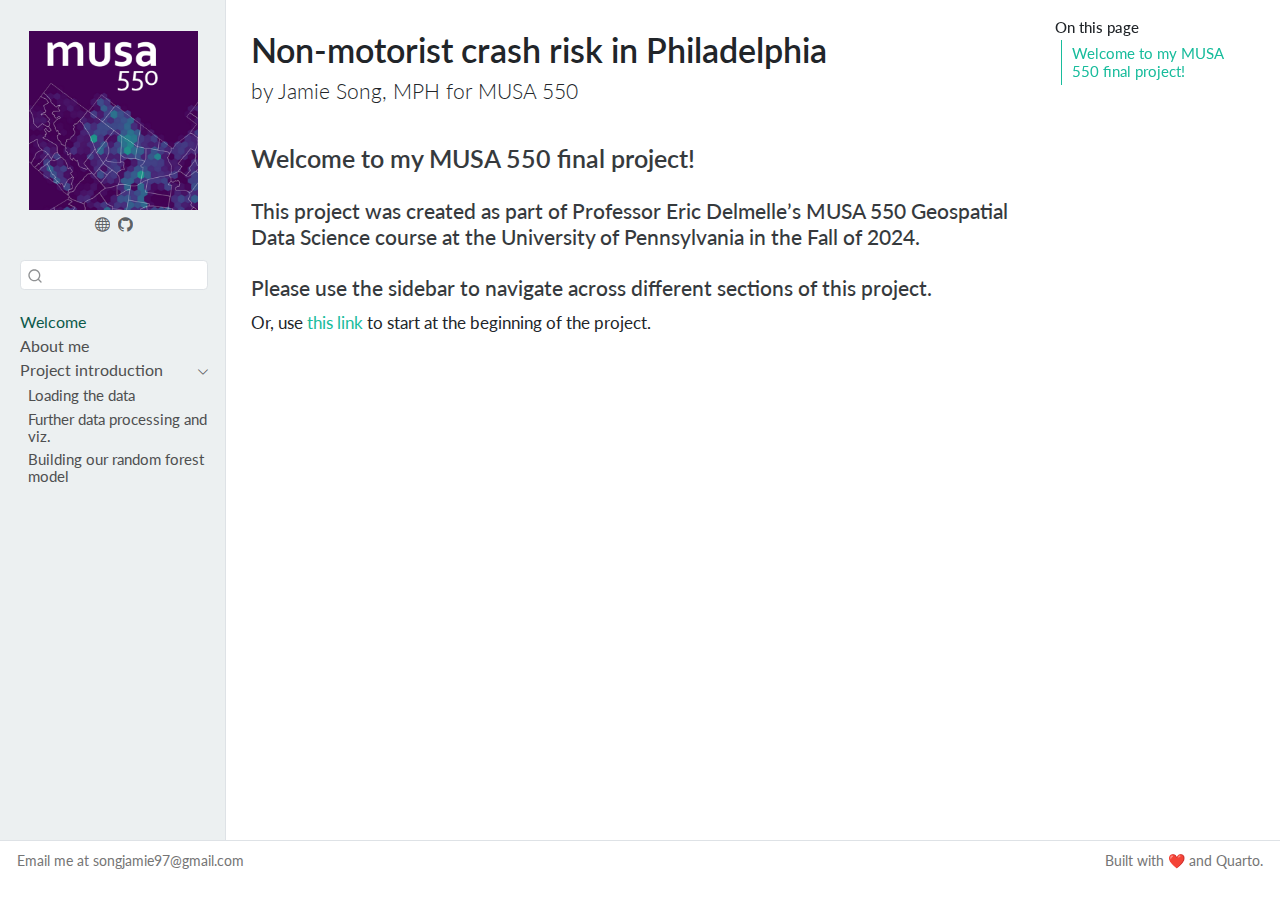
<file: docs/index.html>
<!DOCTYPE html>
<html xmlns="http://www.w3.org/1999/xhtml" lang="en" xml:lang="en"><head>

<meta charset="utf-8">
<meta name="generator" content="quarto-1.6.37">

<meta name="viewport" content="width=device-width, initial-scale=1.0, user-scalable=yes">


<title>Non-motorist crash risk in Philadelphia</title>
<style>
code{white-space: pre-wrap;}
span.smallcaps{font-variant: small-caps;}
div.columns{display: flex; gap: min(4vw, 1.5em);}
div.column{flex: auto; overflow-x: auto;}
div.hanging-indent{margin-left: 1.5em; text-indent: -1.5em;}
ul.task-list{list-style: none;}
ul.task-list li input[type="checkbox"] {
  width: 0.8em;
  margin: 0 0.8em 0.2em -1em; /* quarto-specific, see https://github.com/quarto-dev/quarto-cli/issues/4556 */ 
  vertical-align: middle;
}
</style>


<script src="site_libs/quarto-nav/quarto-nav.js"></script>
<script src="site_libs/clipboard/clipboard.min.js"></script>
<script src="site_libs/quarto-search/autocomplete.umd.js"></script>
<script src="site_libs/quarto-search/fuse.min.js"></script>
<script src="site_libs/quarto-search/quarto-search.js"></script>
<meta name="quarto:offset" content="./">
<script src="site_libs/quarto-html/quarto.js"></script>
<script src="site_libs/quarto-html/popper.min.js"></script>
<script src="site_libs/quarto-html/tippy.umd.min.js"></script>
<script src="site_libs/quarto-html/anchor.min.js"></script>
<link href="site_libs/quarto-html/tippy.css" rel="stylesheet">
<link href="site_libs/quarto-html/quarto-syntax-highlighting-b5e3097ca6bab6260ed4ce2e73d47aae.css" rel="stylesheet" id="quarto-text-highlighting-styles">
<script src="site_libs/bootstrap/bootstrap.min.js"></script>
<link href="site_libs/bootstrap/bootstrap-icons.css" rel="stylesheet">
<link href="site_libs/bootstrap/bootstrap-a863f97f728463b978b0982ea2cf251b.min.css" rel="stylesheet" append-hash="true" id="quarto-bootstrap" data-mode="light">
<script id="quarto-search-options" type="application/json">{
  "location": "sidebar",
  "copy-button": false,
  "collapse-after": 3,
  "panel-placement": "start",
  "type": "textbox",
  "limit": 50,
  "keyboard-shortcut": [
    "f",
    "/",
    "s"
  ],
  "show-item-context": false,
  "language": {
    "search-no-results-text": "No results",
    "search-matching-documents-text": "matching documents",
    "search-copy-link-title": "Copy link to search",
    "search-hide-matches-text": "Hide additional matches",
    "search-more-match-text": "more match in this document",
    "search-more-matches-text": "more matches in this document",
    "search-clear-button-title": "Clear",
    "search-text-placeholder": "",
    "search-detached-cancel-button-title": "Cancel",
    "search-submit-button-title": "Submit",
    "search-label": "Search"
  }
}</script>


<link rel="stylesheet" href="styles.css">
</head>

<body class="nav-sidebar docked">

<div id="quarto-search-results"></div>
  <header id="quarto-header" class="headroom fixed-top">
  <nav class="quarto-secondary-nav">
    <div class="container-fluid d-flex">
      <button type="button" class="quarto-btn-toggle btn" data-bs-toggle="collapse" role="button" data-bs-target=".quarto-sidebar-collapse-item" aria-controls="quarto-sidebar" aria-expanded="false" aria-label="Toggle sidebar navigation" onclick="if (window.quartoToggleHeadroom) { window.quartoToggleHeadroom(); }">
        <i class="bi bi-layout-text-sidebar-reverse"></i>
      </button>
        <nav class="quarto-page-breadcrumbs" aria-label="breadcrumb"><ol class="breadcrumb"><li class="breadcrumb-item"><a href="./index.html">Welcome</a></li></ol></nav>
        <a class="flex-grow-1" role="navigation" data-bs-toggle="collapse" data-bs-target=".quarto-sidebar-collapse-item" aria-controls="quarto-sidebar" aria-expanded="false" aria-label="Toggle sidebar navigation" onclick="if (window.quartoToggleHeadroom) { window.quartoToggleHeadroom(); }">      
        </a>
      <button type="button" class="btn quarto-search-button" aria-label="Search" onclick="window.quartoOpenSearch();">
        <i class="bi bi-search"></i>
      </button>
    </div>
  </nav>
</header>
<!-- content -->
<div id="quarto-content" class="quarto-container page-columns page-rows-contents page-layout-article">
<!-- sidebar -->
  <nav id="quarto-sidebar" class="sidebar collapse collapse-horizontal quarto-sidebar-collapse-item sidebar-navigation docked overflow-auto">
    <div class="pt-lg-2 mt-2 text-center sidebar-header">
      <a href="./index.html" class="sidebar-logo-link">
      <img src="./images/course-icon.png" alt="" class="sidebar-logo py-0 d-lg-inline d-none">
      </a>
      <div class="sidebar-tools-main">
    <a href="https://www.penninjuryscience.org/outreach/community-violence-intervention-hub/penn-trauma-violence-recovery-program/" title="My team ❤️" class="quarto-navigation-tool px-1" aria-label="My team ❤️"><i class="bi bi-globe"></i></a>
    <a href="https://github.com/frogzorz/" title="My Github" class="quarto-navigation-tool px-1" aria-label="My Github"><i class="bi bi-github"></i></a>
</div>
      </div>
        <div class="mt-2 flex-shrink-0 align-items-center">
        <div class="sidebar-search">
        <div id="quarto-search" class="" title="Search"></div>
        </div>
        </div>
    <div class="sidebar-menu-container"> 
    <ul class="list-unstyled mt-1">
        <li class="sidebar-item">
  <div class="sidebar-item-container"> 
  <a href="./index.html" class="sidebar-item-text sidebar-link active">
 <span class="menu-text">Welcome</span></a>
  </div>
</li>
        <li class="sidebar-item">
  <div class="sidebar-item-container"> 
  <a href="./about.html" class="sidebar-item-text sidebar-link">
 <span class="menu-text">About me</span></a>
  </div>
</li>
        <li class="sidebar-item sidebar-item-section">
      <div class="sidebar-item-container"> 
            <a href="./analysis/index.html" class="sidebar-item-text sidebar-link">
 <span class="menu-text">Project introduction</span></a>
          <a class="sidebar-item-toggle text-start" data-bs-toggle="collapse" data-bs-target="#quarto-sidebar-section-1" role="navigation" aria-expanded="true" aria-label="Toggle section">
            <i class="bi bi-chevron-right ms-2"></i>
          </a> 
      </div>
      <ul id="quarto-sidebar-section-1" class="collapse list-unstyled sidebar-section depth1 show">  
          <li class="sidebar-item">
  <div class="sidebar-item-container"> 
  <a href="./analysis/crash-data-download.html" class="sidebar-item-text sidebar-link">
 <span class="menu-text">Loading the data</span></a>
  </div>
</li>
          <li class="sidebar-item">
  <div class="sidebar-item-container"> 
  <a href="./analysis/data-processing.html" class="sidebar-item-text sidebar-link">
 <span class="menu-text">Further data processing and viz.</span></a>
  </div>
</li>
          <li class="sidebar-item">
  <div class="sidebar-item-container"> 
  <a href="./analysis/modeling.html" class="sidebar-item-text sidebar-link">
 <span class="menu-text">Building our random forest model</span></a>
  </div>
</li>
      </ul>
  </li>
    </ul>
    </div>
</nav>
<div id="quarto-sidebar-glass" class="quarto-sidebar-collapse-item" data-bs-toggle="collapse" data-bs-target=".quarto-sidebar-collapse-item"></div>
<!-- margin-sidebar -->
    <div id="quarto-margin-sidebar" class="sidebar margin-sidebar">
        <nav id="TOC" role="doc-toc" class="toc-active">
    <h2 id="toc-title">On this page</h2>
   
  <ul>
  <li><a href="#welcome-to-my-musa-550-final-project" id="toc-welcome-to-my-musa-550-final-project" class="nav-link active" data-scroll-target="#welcome-to-my-musa-550-final-project">Welcome to my MUSA 550 final project!</a></li>
  </ul>
</nav>
    </div>
<!-- main -->
<main class="content" id="quarto-document-content">

<header id="title-block-header" class="quarto-title-block default">
<div class="quarto-title">
<h1 class="title">Non-motorist crash risk in Philadelphia</h1>
<p class="subtitle lead">by Jamie Song, MPH for MUSA 550</p>
</div>



<div class="quarto-title-meta">

    
  
    
  </div>
  


</header>


<section id="welcome-to-my-musa-550-final-project" class="level3">
<h3 class="anchored" data-anchor-id="welcome-to-my-musa-550-final-project">Welcome to my MUSA 550 final project!</h3>
<section id="this-project-was-created-as-part-of-professor-eric-delmelles-musa-550-geospatial-data-science-course-at-the-university-of-pennsylvania-in-the-fall-of-2024." class="level4">
<h4 class="anchored" data-anchor-id="this-project-was-created-as-part-of-professor-eric-delmelles-musa-550-geospatial-data-science-course-at-the-university-of-pennsylvania-in-the-fall-of-2024.">This project was created as part of Professor Eric Delmelle’s MUSA 550 Geospatial Data Science course at the University of Pennsylvania in the Fall of 2024.</h4>
</section>
<section id="please-use-the-sidebar-to-navigate-across-different-sections-of-this-project." class="level4">
<h4 class="anchored" data-anchor-id="please-use-the-sidebar-to-navigate-across-different-sections-of-this-project.">Please use the sidebar to navigate across different sections of this project.</h4>
<p>Or, use <a href="https://frogzorz.github.io/musa550_final_site/analysis/">this link</a> to start at the beginning of the project.</p>


</section>
</section>

</main> <!-- /main -->
<script id="quarto-html-after-body" type="application/javascript">
window.document.addEventListener("DOMContentLoaded", function (event) {
  const toggleBodyColorMode = (bsSheetEl) => {
    const mode = bsSheetEl.getAttribute("data-mode");
    const bodyEl = window.document.querySelector("body");
    if (mode === "dark") {
      bodyEl.classList.add("quarto-dark");
      bodyEl.classList.remove("quarto-light");
    } else {
      bodyEl.classList.add("quarto-light");
      bodyEl.classList.remove("quarto-dark");
    }
  }
  const toggleBodyColorPrimary = () => {
    const bsSheetEl = window.document.querySelector("link#quarto-bootstrap");
    if (bsSheetEl) {
      toggleBodyColorMode(bsSheetEl);
    }
  }
  toggleBodyColorPrimary();  
  const icon = "";
  const anchorJS = new window.AnchorJS();
  anchorJS.options = {
    placement: 'right',
    icon: icon
  };
  anchorJS.add('.anchored');
  const isCodeAnnotation = (el) => {
    for (const clz of el.classList) {
      if (clz.startsWith('code-annotation-')) {                     
        return true;
      }
    }
    return false;
  }
  const onCopySuccess = function(e) {
    // button target
    const button = e.trigger;
    // don't keep focus
    button.blur();
    // flash "checked"
    button.classList.add('code-copy-button-checked');
    var currentTitle = button.getAttribute("title");
    button.setAttribute("title", "Copied!");
    let tooltip;
    if (window.bootstrap) {
      button.setAttribute("data-bs-toggle", "tooltip");
      button.setAttribute("data-bs-placement", "left");
      button.setAttribute("data-bs-title", "Copied!");
      tooltip = new bootstrap.Tooltip(button, 
        { trigger: "manual", 
          customClass: "code-copy-button-tooltip",
          offset: [0, -8]});
      tooltip.show();    
    }
    setTimeout(function() {
      if (tooltip) {
        tooltip.hide();
        button.removeAttribute("data-bs-title");
        button.removeAttribute("data-bs-toggle");
        button.removeAttribute("data-bs-placement");
      }
      button.setAttribute("title", currentTitle);
      button.classList.remove('code-copy-button-checked');
    }, 1000);
    // clear code selection
    e.clearSelection();
  }
  const getTextToCopy = function(trigger) {
      const codeEl = trigger.previousElementSibling.cloneNode(true);
      for (const childEl of codeEl.children) {
        if (isCodeAnnotation(childEl)) {
          childEl.remove();
        }
      }
      return codeEl.innerText;
  }
  const clipboard = new window.ClipboardJS('.code-copy-button:not([data-in-quarto-modal])', {
    text: getTextToCopy
  });
  clipboard.on('success', onCopySuccess);
  if (window.document.getElementById('quarto-embedded-source-code-modal')) {
    const clipboardModal = new window.ClipboardJS('.code-copy-button[data-in-quarto-modal]', {
      text: getTextToCopy,
      container: window.document.getElementById('quarto-embedded-source-code-modal')
    });
    clipboardModal.on('success', onCopySuccess);
  }
    var localhostRegex = new RegExp(/^(?:http|https):\/\/localhost\:?[0-9]*\//);
    var mailtoRegex = new RegExp(/^mailto:/);
      var filterRegex = new RegExp('/' + window.location.host + '/');
    var isInternal = (href) => {
        return filterRegex.test(href) || localhostRegex.test(href) || mailtoRegex.test(href);
    }
    // Inspect non-navigation links and adorn them if external
 	var links = window.document.querySelectorAll('a[href]:not(.nav-link):not(.navbar-brand):not(.toc-action):not(.sidebar-link):not(.sidebar-item-toggle):not(.pagination-link):not(.no-external):not([aria-hidden]):not(.dropdown-item):not(.quarto-navigation-tool):not(.about-link)');
    for (var i=0; i<links.length; i++) {
      const link = links[i];
      if (!isInternal(link.href)) {
        // undo the damage that might have been done by quarto-nav.js in the case of
        // links that we want to consider external
        if (link.dataset.originalHref !== undefined) {
          link.href = link.dataset.originalHref;
        }
      }
    }
  function tippyHover(el, contentFn, onTriggerFn, onUntriggerFn) {
    const config = {
      allowHTML: true,
      maxWidth: 500,
      delay: 100,
      arrow: false,
      appendTo: function(el) {
          return el.parentElement;
      },
      interactive: true,
      interactiveBorder: 10,
      theme: 'quarto',
      placement: 'bottom-start',
    };
    if (contentFn) {
      config.content = contentFn;
    }
    if (onTriggerFn) {
      config.onTrigger = onTriggerFn;
    }
    if (onUntriggerFn) {
      config.onUntrigger = onUntriggerFn;
    }
    window.tippy(el, config); 
  }
  const noterefs = window.document.querySelectorAll('a[role="doc-noteref"]');
  for (var i=0; i<noterefs.length; i++) {
    const ref = noterefs[i];
    tippyHover(ref, function() {
      // use id or data attribute instead here
      let href = ref.getAttribute('data-footnote-href') || ref.getAttribute('href');
      try { href = new URL(href).hash; } catch {}
      const id = href.replace(/^#\/?/, "");
      const note = window.document.getElementById(id);
      if (note) {
        return note.innerHTML;
      } else {
        return "";
      }
    });
  }
  const xrefs = window.document.querySelectorAll('a.quarto-xref');
  const processXRef = (id, note) => {
    // Strip column container classes
    const stripColumnClz = (el) => {
      el.classList.remove("page-full", "page-columns");
      if (el.children) {
        for (const child of el.children) {
          stripColumnClz(child);
        }
      }
    }
    stripColumnClz(note)
    if (id === null || id.startsWith('sec-')) {
      // Special case sections, only their first couple elements
      const container = document.createElement("div");
      if (note.children && note.children.length > 2) {
        container.appendChild(note.children[0].cloneNode(true));
        for (let i = 1; i < note.children.length; i++) {
          const child = note.children[i];
          if (child.tagName === "P" && child.innerText === "") {
            continue;
          } else {
            container.appendChild(child.cloneNode(true));
            break;
          }
        }
        if (window.Quarto?.typesetMath) {
          window.Quarto.typesetMath(container);
        }
        return container.innerHTML
      } else {
        if (window.Quarto?.typesetMath) {
          window.Quarto.typesetMath(note);
        }
        return note.innerHTML;
      }
    } else {
      // Remove any anchor links if they are present
      const anchorLink = note.querySelector('a.anchorjs-link');
      if (anchorLink) {
        anchorLink.remove();
      }
      if (window.Quarto?.typesetMath) {
        window.Quarto.typesetMath(note);
      }
      if (note.classList.contains("callout")) {
        return note.outerHTML;
      } else {
        return note.innerHTML;
      }
    }
  }
  for (var i=0; i<xrefs.length; i++) {
    const xref = xrefs[i];
    tippyHover(xref, undefined, function(instance) {
      instance.disable();
      let url = xref.getAttribute('href');
      let hash = undefined; 
      if (url.startsWith('#')) {
        hash = url;
      } else {
        try { hash = new URL(url).hash; } catch {}
      }
      if (hash) {
        const id = hash.replace(/^#\/?/, "");
        const note = window.document.getElementById(id);
        if (note !== null) {
          try {
            const html = processXRef(id, note.cloneNode(true));
            instance.setContent(html);
          } finally {
            instance.enable();
            instance.show();
          }
        } else {
          // See if we can fetch this
          fetch(url.split('#')[0])
          .then(res => res.text())
          .then(html => {
            const parser = new DOMParser();
            const htmlDoc = parser.parseFromString(html, "text/html");
            const note = htmlDoc.getElementById(id);
            if (note !== null) {
              const html = processXRef(id, note);
              instance.setContent(html);
            } 
          }).finally(() => {
            instance.enable();
            instance.show();
          });
        }
      } else {
        // See if we can fetch a full url (with no hash to target)
        // This is a special case and we should probably do some content thinning / targeting
        fetch(url)
        .then(res => res.text())
        .then(html => {
          const parser = new DOMParser();
          const htmlDoc = parser.parseFromString(html, "text/html");
          const note = htmlDoc.querySelector('main.content');
          if (note !== null) {
            // This should only happen for chapter cross references
            // (since there is no id in the URL)
            // remove the first header
            if (note.children.length > 0 && note.children[0].tagName === "HEADER") {
              note.children[0].remove();
            }
            const html = processXRef(null, note);
            instance.setContent(html);
          } 
        }).finally(() => {
          instance.enable();
          instance.show();
        });
      }
    }, function(instance) {
    });
  }
      let selectedAnnoteEl;
      const selectorForAnnotation = ( cell, annotation) => {
        let cellAttr = 'data-code-cell="' + cell + '"';
        let lineAttr = 'data-code-annotation="' +  annotation + '"';
        const selector = 'span[' + cellAttr + '][' + lineAttr + ']';
        return selector;
      }
      const selectCodeLines = (annoteEl) => {
        const doc = window.document;
        const targetCell = annoteEl.getAttribute("data-target-cell");
        const targetAnnotation = annoteEl.getAttribute("data-target-annotation");
        const annoteSpan = window.document.querySelector(selectorForAnnotation(targetCell, targetAnnotation));
        const lines = annoteSpan.getAttribute("data-code-lines").split(",");
        const lineIds = lines.map((line) => {
          return targetCell + "-" + line;
        })
        let top = null;
        let height = null;
        let parent = null;
        if (lineIds.length > 0) {
            //compute the position of the single el (top and bottom and make a div)
            const el = window.document.getElementById(lineIds[0]);
            top = el.offsetTop;
            height = el.offsetHeight;
            parent = el.parentElement.parentElement;
          if (lineIds.length > 1) {
            const lastEl = window.document.getElementById(lineIds[lineIds.length - 1]);
            const bottom = lastEl.offsetTop + lastEl.offsetHeight;
            height = bottom - top;
          }
          if (top !== null && height !== null && parent !== null) {
            // cook up a div (if necessary) and position it 
            let div = window.document.getElementById("code-annotation-line-highlight");
            if (div === null) {
              div = window.document.createElement("div");
              div.setAttribute("id", "code-annotation-line-highlight");
              div.style.position = 'absolute';
              parent.appendChild(div);
            }
            div.style.top = top - 2 + "px";
            div.style.height = height + 4 + "px";
            div.style.left = 0;
            let gutterDiv = window.document.getElementById("code-annotation-line-highlight-gutter");
            if (gutterDiv === null) {
              gutterDiv = window.document.createElement("div");
              gutterDiv.setAttribute("id", "code-annotation-line-highlight-gutter");
              gutterDiv.style.position = 'absolute';
              const codeCell = window.document.getElementById(targetCell);
              const gutter = codeCell.querySelector('.code-annotation-gutter');
              gutter.appendChild(gutterDiv);
            }
            gutterDiv.style.top = top - 2 + "px";
            gutterDiv.style.height = height + 4 + "px";
          }
          selectedAnnoteEl = annoteEl;
        }
      };
      const unselectCodeLines = () => {
        const elementsIds = ["code-annotation-line-highlight", "code-annotation-line-highlight-gutter"];
        elementsIds.forEach((elId) => {
          const div = window.document.getElementById(elId);
          if (div) {
            div.remove();
          }
        });
        selectedAnnoteEl = undefined;
      };
        // Handle positioning of the toggle
    window.addEventListener(
      "resize",
      throttle(() => {
        elRect = undefined;
        if (selectedAnnoteEl) {
          selectCodeLines(selectedAnnoteEl);
        }
      }, 10)
    );
    function throttle(fn, ms) {
    let throttle = false;
    let timer;
      return (...args) => {
        if(!throttle) { // first call gets through
            fn.apply(this, args);
            throttle = true;
        } else { // all the others get throttled
            if(timer) clearTimeout(timer); // cancel #2
            timer = setTimeout(() => {
              fn.apply(this, args);
              timer = throttle = false;
            }, ms);
        }
      };
    }
      // Attach click handler to the DT
      const annoteDls = window.document.querySelectorAll('dt[data-target-cell]');
      for (const annoteDlNode of annoteDls) {
        annoteDlNode.addEventListener('click', (event) => {
          const clickedEl = event.target;
          if (clickedEl !== selectedAnnoteEl) {
            unselectCodeLines();
            const activeEl = window.document.querySelector('dt[data-target-cell].code-annotation-active');
            if (activeEl) {
              activeEl.classList.remove('code-annotation-active');
            }
            selectCodeLines(clickedEl);
            clickedEl.classList.add('code-annotation-active');
          } else {
            // Unselect the line
            unselectCodeLines();
            clickedEl.classList.remove('code-annotation-active');
          }
        });
      }
  const findCites = (el) => {
    const parentEl = el.parentElement;
    if (parentEl) {
      const cites = parentEl.dataset.cites;
      if (cites) {
        return {
          el,
          cites: cites.split(' ')
        };
      } else {
        return findCites(el.parentElement)
      }
    } else {
      return undefined;
    }
  };
  var bibliorefs = window.document.querySelectorAll('a[role="doc-biblioref"]');
  for (var i=0; i<bibliorefs.length; i++) {
    const ref = bibliorefs[i];
    const citeInfo = findCites(ref);
    if (citeInfo) {
      tippyHover(citeInfo.el, function() {
        var popup = window.document.createElement('div');
        citeInfo.cites.forEach(function(cite) {
          var citeDiv = window.document.createElement('div');
          citeDiv.classList.add('hanging-indent');
          citeDiv.classList.add('csl-entry');
          var biblioDiv = window.document.getElementById('ref-' + cite);
          if (biblioDiv) {
            citeDiv.innerHTML = biblioDiv.innerHTML;
          }
          popup.appendChild(citeDiv);
        });
        return popup.innerHTML;
      });
    }
  }
});
</script>
</div> <!-- /content -->
<footer class="footer">
  <div class="nav-footer">
    <div class="nav-footer-left">
<p>Email me at songjamie97@gmail.com</p>
</div>   
    <div class="nav-footer-center">
      &nbsp;
    </div>
    <div class="nav-footer-right">
<p>Built with ❤️ and <a href="https://quarto.org/">Quarto</a>.</p>
</div>
  </div>
</footer>




</body></html>
</file>
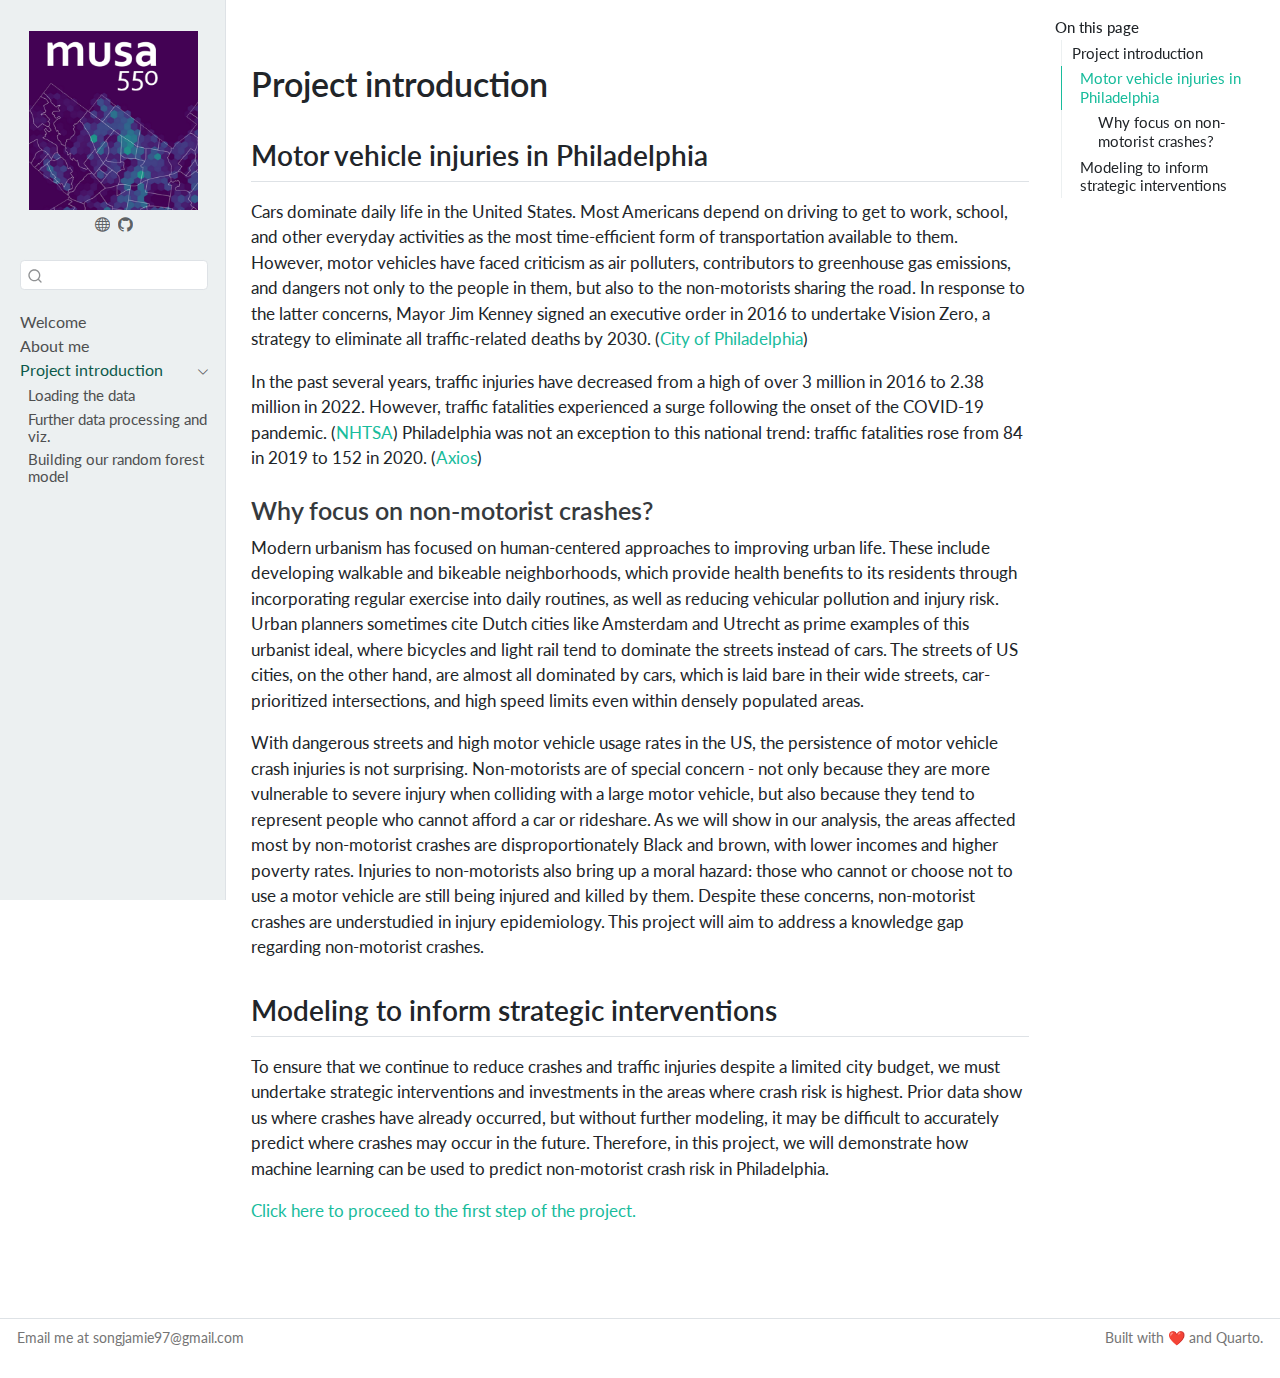
<file: docs/analysis/index.html>
<!DOCTYPE html>
<html xmlns="http://www.w3.org/1999/xhtml" lang="en" xml:lang="en"><head>

<meta charset="utf-8">
<meta name="generator" content="quarto-1.6.37">

<meta name="viewport" content="width=device-width, initial-scale=1.0, user-scalable=yes">


<title>index – Non-motorist crash risk in Philadelphia</title>
<style>
code{white-space: pre-wrap;}
span.smallcaps{font-variant: small-caps;}
div.columns{display: flex; gap: min(4vw, 1.5em);}
div.column{flex: auto; overflow-x: auto;}
div.hanging-indent{margin-left: 1.5em; text-indent: -1.5em;}
ul.task-list{list-style: none;}
ul.task-list li input[type="checkbox"] {
  width: 0.8em;
  margin: 0 0.8em 0.2em -1em; /* quarto-specific, see https://github.com/quarto-dev/quarto-cli/issues/4556 */ 
  vertical-align: middle;
}
</style>


<script src="../site_libs/quarto-nav/quarto-nav.js"></script>
<script src="../site_libs/clipboard/clipboard.min.js"></script>
<script src="../site_libs/quarto-search/autocomplete.umd.js"></script>
<script src="../site_libs/quarto-search/fuse.min.js"></script>
<script src="../site_libs/quarto-search/quarto-search.js"></script>
<meta name="quarto:offset" content="../">
<script src="../site_libs/quarto-html/quarto.js"></script>
<script src="../site_libs/quarto-html/popper.min.js"></script>
<script src="../site_libs/quarto-html/tippy.umd.min.js"></script>
<script src="../site_libs/quarto-html/anchor.min.js"></script>
<link href="../site_libs/quarto-html/tippy.css" rel="stylesheet">
<link href="../site_libs/quarto-html/quarto-syntax-highlighting-b5e3097ca6bab6260ed4ce2e73d47aae.css" rel="stylesheet" id="quarto-text-highlighting-styles">
<script src="../site_libs/bootstrap/bootstrap.min.js"></script>
<link href="../site_libs/bootstrap/bootstrap-icons.css" rel="stylesheet">
<link href="../site_libs/bootstrap/bootstrap-a863f97f728463b978b0982ea2cf251b.min.css" rel="stylesheet" append-hash="true" id="quarto-bootstrap" data-mode="light">
<script id="quarto-search-options" type="application/json">{
  "location": "sidebar",
  "copy-button": false,
  "collapse-after": 3,
  "panel-placement": "start",
  "type": "textbox",
  "limit": 50,
  "keyboard-shortcut": [
    "f",
    "/",
    "s"
  ],
  "show-item-context": false,
  "language": {
    "search-no-results-text": "No results",
    "search-matching-documents-text": "matching documents",
    "search-copy-link-title": "Copy link to search",
    "search-hide-matches-text": "Hide additional matches",
    "search-more-match-text": "more match in this document",
    "search-more-matches-text": "more matches in this document",
    "search-clear-button-title": "Clear",
    "search-text-placeholder": "",
    "search-detached-cancel-button-title": "Cancel",
    "search-submit-button-title": "Submit",
    "search-label": "Search"
  }
}</script>


<link rel="stylesheet" href="../styles.css">
</head>

<body class="nav-sidebar docked">

<div id="quarto-search-results"></div>
  <header id="quarto-header" class="headroom fixed-top">
  <nav class="quarto-secondary-nav">
    <div class="container-fluid d-flex">
      <button type="button" class="quarto-btn-toggle btn" data-bs-toggle="collapse" role="button" data-bs-target=".quarto-sidebar-collapse-item" aria-controls="quarto-sidebar" aria-expanded="false" aria-label="Toggle sidebar navigation" onclick="if (window.quartoToggleHeadroom) { window.quartoToggleHeadroom(); }">
        <i class="bi bi-layout-text-sidebar-reverse"></i>
      </button>
        <nav class="quarto-page-breadcrumbs" aria-label="breadcrumb"><ol class="breadcrumb"><li class="breadcrumb-item"><a href="../analysis/index.html">Project introduction</a></li></ol></nav>
        <a class="flex-grow-1" role="navigation" data-bs-toggle="collapse" data-bs-target=".quarto-sidebar-collapse-item" aria-controls="quarto-sidebar" aria-expanded="false" aria-label="Toggle sidebar navigation" onclick="if (window.quartoToggleHeadroom) { window.quartoToggleHeadroom(); }">      
        </a>
      <button type="button" class="btn quarto-search-button" aria-label="Search" onclick="window.quartoOpenSearch();">
        <i class="bi bi-search"></i>
      </button>
    </div>
  </nav>
</header>
<!-- content -->
<div id="quarto-content" class="quarto-container page-columns page-rows-contents page-layout-article">
<!-- sidebar -->
  <nav id="quarto-sidebar" class="sidebar collapse collapse-horizontal quarto-sidebar-collapse-item sidebar-navigation docked overflow-auto">
    <div class="pt-lg-2 mt-2 text-center sidebar-header">
      <a href="../index.html" class="sidebar-logo-link">
      <img src="../images/course-icon.png" alt="" class="sidebar-logo py-0 d-lg-inline d-none">
      </a>
      <div class="sidebar-tools-main">
    <a href="https://www.penninjuryscience.org/outreach/community-violence-intervention-hub/penn-trauma-violence-recovery-program/" title="My team ❤️" class="quarto-navigation-tool px-1" aria-label="My team ❤️"><i class="bi bi-globe"></i></a>
    <a href="https://github.com/frogzorz/" title="My Github" class="quarto-navigation-tool px-1" aria-label="My Github"><i class="bi bi-github"></i></a>
</div>
      </div>
        <div class="mt-2 flex-shrink-0 align-items-center">
        <div class="sidebar-search">
        <div id="quarto-search" class="" title="Search"></div>
        </div>
        </div>
    <div class="sidebar-menu-container"> 
    <ul class="list-unstyled mt-1">
        <li class="sidebar-item">
  <div class="sidebar-item-container"> 
  <a href="../index.html" class="sidebar-item-text sidebar-link">
 <span class="menu-text">Welcome</span></a>
  </div>
</li>
        <li class="sidebar-item">
  <div class="sidebar-item-container"> 
  <a href="../about.html" class="sidebar-item-text sidebar-link">
 <span class="menu-text">About me</span></a>
  </div>
</li>
        <li class="sidebar-item sidebar-item-section">
      <div class="sidebar-item-container"> 
            <a href="../analysis/index.html" class="sidebar-item-text sidebar-link active">
 <span class="menu-text">Project introduction</span></a>
          <a class="sidebar-item-toggle text-start" data-bs-toggle="collapse" data-bs-target="#quarto-sidebar-section-1" role="navigation" aria-expanded="true" aria-label="Toggle section">
            <i class="bi bi-chevron-right ms-2"></i>
          </a> 
      </div>
      <ul id="quarto-sidebar-section-1" class="collapse list-unstyled sidebar-section depth1 show">  
          <li class="sidebar-item">
  <div class="sidebar-item-container"> 
  <a href="../analysis/crash-data-download.html" class="sidebar-item-text sidebar-link">
 <span class="menu-text">Loading the data</span></a>
  </div>
</li>
          <li class="sidebar-item">
  <div class="sidebar-item-container"> 
  <a href="../analysis/data-processing.html" class="sidebar-item-text sidebar-link">
 <span class="menu-text">Further data processing and viz.</span></a>
  </div>
</li>
          <li class="sidebar-item">
  <div class="sidebar-item-container"> 
  <a href="../analysis/modeling.html" class="sidebar-item-text sidebar-link">
 <span class="menu-text">Building our random forest model</span></a>
  </div>
</li>
      </ul>
  </li>
    </ul>
    </div>
</nav>
<div id="quarto-sidebar-glass" class="quarto-sidebar-collapse-item" data-bs-toggle="collapse" data-bs-target=".quarto-sidebar-collapse-item"></div>
<!-- margin-sidebar -->
    <div id="quarto-margin-sidebar" class="sidebar margin-sidebar">
        <nav id="TOC" role="doc-toc" class="toc-active">
    <h2 id="toc-title">On this page</h2>
   
  <ul>
  <li><a href="#project-introduction" id="toc-project-introduction" class="nav-link active" data-scroll-target="#project-introduction">Project introduction</a>
  <ul class="collapse">
  <li><a href="#motor-vehicle-injuries-in-philadelphia" id="toc-motor-vehicle-injuries-in-philadelphia" class="nav-link" data-scroll-target="#motor-vehicle-injuries-in-philadelphia">Motor vehicle injuries in Philadelphia</a>
  <ul class="collapse">
  <li><a href="#why-focus-on-non-motorist-crashes" id="toc-why-focus-on-non-motorist-crashes" class="nav-link" data-scroll-target="#why-focus-on-non-motorist-crashes">Why focus on non-motorist crashes?</a></li>
  </ul></li>
  <li><a href="#modeling-to-inform-strategic-interventions" id="toc-modeling-to-inform-strategic-interventions" class="nav-link" data-scroll-target="#modeling-to-inform-strategic-interventions">Modeling to inform strategic interventions</a></li>
  </ul></li>
  </ul>
</nav>
    </div>
<!-- main -->
<main class="content" id="quarto-document-content"><header id="title-block-header" class="quarto-title-block"></header>




<section id="project-introduction" class="level1">
<h1>Project introduction</h1>
<section id="motor-vehicle-injuries-in-philadelphia" class="level2">
<h2 class="anchored" data-anchor-id="motor-vehicle-injuries-in-philadelphia">Motor vehicle injuries in Philadelphia</h2>
<p>Cars dominate daily life in the United States. Most Americans depend on driving to get to work, school, and other everyday activities as the most time-efficient form of transportation available to them. However, motor vehicles have faced criticism as air polluters, contributors to greenhouse gas emissions, and dangers not only to the people in them, but also to the non-motorists sharing the road. In response to the latter concerns, Mayor Jim Kenney signed an executive order in 2016 to undertake Vision Zero, a strategy to eliminate all traffic-related deaths by 2030. (<a href="https://www.phila.gov/2022-10-06-city-releases-vision-zero-annual-report-cuts-the-ribbon-at-chestnut-street-repaving-safety-project">City of Philadelphia</a>)</p>
<p>In the past several years, traffic injuries have decreased from a high of over 3 million in 2016 to 2.38 million in 2022. However, traffic fatalities experienced a surge following the onset of the COVID-19 pandemic. (<a href="https://crashstats.nhtsa.dot.gov/Api/Public/ViewPublication/813560">NHTSA</a>) Philadelphia was not an exception to this national trend: traffic fatalities rose from 84 in 2019 to 152 in 2020. (<a href="https://www.axios.com/local/philadelphia/2024/12/09/traffic-crash-deaths-vision-zero-2024">Axios</a>)</p>
<section id="why-focus-on-non-motorist-crashes" class="level3">
<h3 class="anchored" data-anchor-id="why-focus-on-non-motorist-crashes">Why focus on non-motorist crashes?</h3>
<p>Modern urbanism has focused on human-centered approaches to improving urban life. These include developing walkable and bikeable neighborhoods, which provide health benefits to its residents through incorporating regular exercise into daily routines, as well as reducing vehicular pollution and injury risk. Urban planners sometimes cite Dutch cities like Amsterdam and Utrecht as prime examples of this urbanist ideal, where bicycles and light rail tend to dominate the streets instead of cars. The streets of US cities, on the other hand, are almost all dominated by cars, which is laid bare in their wide streets, car-prioritized intersections, and high speed limits even within densely populated areas.</p>
<p>With dangerous streets and high motor vehicle usage rates in the US, the persistence of motor vehicle crash injuries is not surprising. Non-motorists are of special concern - not only because they are more vulnerable to severe injury when colliding with a large motor vehicle, but also because they tend to represent people who cannot afford a car or rideshare. As we will show in our analysis, the areas affected most by non-motorist crashes are disproportionately Black and brown, with lower incomes and higher poverty rates. Injuries to non-motorists also bring up a moral hazard: those who cannot or choose not to use a motor vehicle are still being injured and killed by them. Despite these concerns, non-motorist crashes are understudied in injury epidemiology. This project will aim to address a knowledge gap regarding non-motorist crashes.</p>
</section>
</section>
<section id="modeling-to-inform-strategic-interventions" class="level2">
<h2 class="anchored" data-anchor-id="modeling-to-inform-strategic-interventions">Modeling to inform strategic interventions</h2>
<p>To ensure that we continue to reduce crashes and traffic injuries despite a limited city budget, we must undertake strategic interventions and investments in the areas where crash risk is highest. Prior data show us where crashes have already occurred, but without further modeling, it may be difficult to accurately predict where crashes may occur in the future. Therefore, in this project, we will demonstrate how machine learning can be used to predict non-motorist crash risk in Philadelphia.</p>
<p><a href="https://frogzorz.github.io/musa550_final_site/analysis/crash-data-download.html">Click here to proceed to the first step of the project.</a></p>


</section>
</section>

</main> <!-- /main -->
<script id="quarto-html-after-body" type="application/javascript">
window.document.addEventListener("DOMContentLoaded", function (event) {
  const toggleBodyColorMode = (bsSheetEl) => {
    const mode = bsSheetEl.getAttribute("data-mode");
    const bodyEl = window.document.querySelector("body");
    if (mode === "dark") {
      bodyEl.classList.add("quarto-dark");
      bodyEl.classList.remove("quarto-light");
    } else {
      bodyEl.classList.add("quarto-light");
      bodyEl.classList.remove("quarto-dark");
    }
  }
  const toggleBodyColorPrimary = () => {
    const bsSheetEl = window.document.querySelector("link#quarto-bootstrap");
    if (bsSheetEl) {
      toggleBodyColorMode(bsSheetEl);
    }
  }
  toggleBodyColorPrimary();  
  const icon = "";
  const anchorJS = new window.AnchorJS();
  anchorJS.options = {
    placement: 'right',
    icon: icon
  };
  anchorJS.add('.anchored');
  const isCodeAnnotation = (el) => {
    for (const clz of el.classList) {
      if (clz.startsWith('code-annotation-')) {                     
        return true;
      }
    }
    return false;
  }
  const onCopySuccess = function(e) {
    // button target
    const button = e.trigger;
    // don't keep focus
    button.blur();
    // flash "checked"
    button.classList.add('code-copy-button-checked');
    var currentTitle = button.getAttribute("title");
    button.setAttribute("title", "Copied!");
    let tooltip;
    if (window.bootstrap) {
      button.setAttribute("data-bs-toggle", "tooltip");
      button.setAttribute("data-bs-placement", "left");
      button.setAttribute("data-bs-title", "Copied!");
      tooltip = new bootstrap.Tooltip(button, 
        { trigger: "manual", 
          customClass: "code-copy-button-tooltip",
          offset: [0, -8]});
      tooltip.show();    
    }
    setTimeout(function() {
      if (tooltip) {
        tooltip.hide();
        button.removeAttribute("data-bs-title");
        button.removeAttribute("data-bs-toggle");
        button.removeAttribute("data-bs-placement");
      }
      button.setAttribute("title", currentTitle);
      button.classList.remove('code-copy-button-checked');
    }, 1000);
    // clear code selection
    e.clearSelection();
  }
  const getTextToCopy = function(trigger) {
      const codeEl = trigger.previousElementSibling.cloneNode(true);
      for (const childEl of codeEl.children) {
        if (isCodeAnnotation(childEl)) {
          childEl.remove();
        }
      }
      return codeEl.innerText;
  }
  const clipboard = new window.ClipboardJS('.code-copy-button:not([data-in-quarto-modal])', {
    text: getTextToCopy
  });
  clipboard.on('success', onCopySuccess);
  if (window.document.getElementById('quarto-embedded-source-code-modal')) {
    const clipboardModal = new window.ClipboardJS('.code-copy-button[data-in-quarto-modal]', {
      text: getTextToCopy,
      container: window.document.getElementById('quarto-embedded-source-code-modal')
    });
    clipboardModal.on('success', onCopySuccess);
  }
    var localhostRegex = new RegExp(/^(?:http|https):\/\/localhost\:?[0-9]*\//);
    var mailtoRegex = new RegExp(/^mailto:/);
      var filterRegex = new RegExp('/' + window.location.host + '/');
    var isInternal = (href) => {
        return filterRegex.test(href) || localhostRegex.test(href) || mailtoRegex.test(href);
    }
    // Inspect non-navigation links and adorn them if external
 	var links = window.document.querySelectorAll('a[href]:not(.nav-link):not(.navbar-brand):not(.toc-action):not(.sidebar-link):not(.sidebar-item-toggle):not(.pagination-link):not(.no-external):not([aria-hidden]):not(.dropdown-item):not(.quarto-navigation-tool):not(.about-link)');
    for (var i=0; i<links.length; i++) {
      const link = links[i];
      if (!isInternal(link.href)) {
        // undo the damage that might have been done by quarto-nav.js in the case of
        // links that we want to consider external
        if (link.dataset.originalHref !== undefined) {
          link.href = link.dataset.originalHref;
        }
      }
    }
  function tippyHover(el, contentFn, onTriggerFn, onUntriggerFn) {
    const config = {
      allowHTML: true,
      maxWidth: 500,
      delay: 100,
      arrow: false,
      appendTo: function(el) {
          return el.parentElement;
      },
      interactive: true,
      interactiveBorder: 10,
      theme: 'quarto',
      placement: 'bottom-start',
    };
    if (contentFn) {
      config.content = contentFn;
    }
    if (onTriggerFn) {
      config.onTrigger = onTriggerFn;
    }
    if (onUntriggerFn) {
      config.onUntrigger = onUntriggerFn;
    }
    window.tippy(el, config); 
  }
  const noterefs = window.document.querySelectorAll('a[role="doc-noteref"]');
  for (var i=0; i<noterefs.length; i++) {
    const ref = noterefs[i];
    tippyHover(ref, function() {
      // use id or data attribute instead here
      let href = ref.getAttribute('data-footnote-href') || ref.getAttribute('href');
      try { href = new URL(href).hash; } catch {}
      const id = href.replace(/^#\/?/, "");
      const note = window.document.getElementById(id);
      if (note) {
        return note.innerHTML;
      } else {
        return "";
      }
    });
  }
  const xrefs = window.document.querySelectorAll('a.quarto-xref');
  const processXRef = (id, note) => {
    // Strip column container classes
    const stripColumnClz = (el) => {
      el.classList.remove("page-full", "page-columns");
      if (el.children) {
        for (const child of el.children) {
          stripColumnClz(child);
        }
      }
    }
    stripColumnClz(note)
    if (id === null || id.startsWith('sec-')) {
      // Special case sections, only their first couple elements
      const container = document.createElement("div");
      if (note.children && note.children.length > 2) {
        container.appendChild(note.children[0].cloneNode(true));
        for (let i = 1; i < note.children.length; i++) {
          const child = note.children[i];
          if (child.tagName === "P" && child.innerText === "") {
            continue;
          } else {
            container.appendChild(child.cloneNode(true));
            break;
          }
        }
        if (window.Quarto?.typesetMath) {
          window.Quarto.typesetMath(container);
        }
        return container.innerHTML
      } else {
        if (window.Quarto?.typesetMath) {
          window.Quarto.typesetMath(note);
        }
        return note.innerHTML;
      }
    } else {
      // Remove any anchor links if they are present
      const anchorLink = note.querySelector('a.anchorjs-link');
      if (anchorLink) {
        anchorLink.remove();
      }
      if (window.Quarto?.typesetMath) {
        window.Quarto.typesetMath(note);
      }
      if (note.classList.contains("callout")) {
        return note.outerHTML;
      } else {
        return note.innerHTML;
      }
    }
  }
  for (var i=0; i<xrefs.length; i++) {
    const xref = xrefs[i];
    tippyHover(xref, undefined, function(instance) {
      instance.disable();
      let url = xref.getAttribute('href');
      let hash = undefined; 
      if (url.startsWith('#')) {
        hash = url;
      } else {
        try { hash = new URL(url).hash; } catch {}
      }
      if (hash) {
        const id = hash.replace(/^#\/?/, "");
        const note = window.document.getElementById(id);
        if (note !== null) {
          try {
            const html = processXRef(id, note.cloneNode(true));
            instance.setContent(html);
          } finally {
            instance.enable();
            instance.show();
          }
        } else {
          // See if we can fetch this
          fetch(url.split('#')[0])
          .then(res => res.text())
          .then(html => {
            const parser = new DOMParser();
            const htmlDoc = parser.parseFromString(html, "text/html");
            const note = htmlDoc.getElementById(id);
            if (note !== null) {
              const html = processXRef(id, note);
              instance.setContent(html);
            } 
          }).finally(() => {
            instance.enable();
            instance.show();
          });
        }
      } else {
        // See if we can fetch a full url (with no hash to target)
        // This is a special case and we should probably do some content thinning / targeting
        fetch(url)
        .then(res => res.text())
        .then(html => {
          const parser = new DOMParser();
          const htmlDoc = parser.parseFromString(html, "text/html");
          const note = htmlDoc.querySelector('main.content');
          if (note !== null) {
            // This should only happen for chapter cross references
            // (since there is no id in the URL)
            // remove the first header
            if (note.children.length > 0 && note.children[0].tagName === "HEADER") {
              note.children[0].remove();
            }
            const html = processXRef(null, note);
            instance.setContent(html);
          } 
        }).finally(() => {
          instance.enable();
          instance.show();
        });
      }
    }, function(instance) {
    });
  }
      let selectedAnnoteEl;
      const selectorForAnnotation = ( cell, annotation) => {
        let cellAttr = 'data-code-cell="' + cell + '"';
        let lineAttr = 'data-code-annotation="' +  annotation + '"';
        const selector = 'span[' + cellAttr + '][' + lineAttr + ']';
        return selector;
      }
      const selectCodeLines = (annoteEl) => {
        const doc = window.document;
        const targetCell = annoteEl.getAttribute("data-target-cell");
        const targetAnnotation = annoteEl.getAttribute("data-target-annotation");
        const annoteSpan = window.document.querySelector(selectorForAnnotation(targetCell, targetAnnotation));
        const lines = annoteSpan.getAttribute("data-code-lines").split(",");
        const lineIds = lines.map((line) => {
          return targetCell + "-" + line;
        })
        let top = null;
        let height = null;
        let parent = null;
        if (lineIds.length > 0) {
            //compute the position of the single el (top and bottom and make a div)
            const el = window.document.getElementById(lineIds[0]);
            top = el.offsetTop;
            height = el.offsetHeight;
            parent = el.parentElement.parentElement;
          if (lineIds.length > 1) {
            const lastEl = window.document.getElementById(lineIds[lineIds.length - 1]);
            const bottom = lastEl.offsetTop + lastEl.offsetHeight;
            height = bottom - top;
          }
          if (top !== null && height !== null && parent !== null) {
            // cook up a div (if necessary) and position it 
            let div = window.document.getElementById("code-annotation-line-highlight");
            if (div === null) {
              div = window.document.createElement("div");
              div.setAttribute("id", "code-annotation-line-highlight");
              div.style.position = 'absolute';
              parent.appendChild(div);
            }
            div.style.top = top - 2 + "px";
            div.style.height = height + 4 + "px";
            div.style.left = 0;
            let gutterDiv = window.document.getElementById("code-annotation-line-highlight-gutter");
            if (gutterDiv === null) {
              gutterDiv = window.document.createElement("div");
              gutterDiv.setAttribute("id", "code-annotation-line-highlight-gutter");
              gutterDiv.style.position = 'absolute';
              const codeCell = window.document.getElementById(targetCell);
              const gutter = codeCell.querySelector('.code-annotation-gutter');
              gutter.appendChild(gutterDiv);
            }
            gutterDiv.style.top = top - 2 + "px";
            gutterDiv.style.height = height + 4 + "px";
          }
          selectedAnnoteEl = annoteEl;
        }
      };
      const unselectCodeLines = () => {
        const elementsIds = ["code-annotation-line-highlight", "code-annotation-line-highlight-gutter"];
        elementsIds.forEach((elId) => {
          const div = window.document.getElementById(elId);
          if (div) {
            div.remove();
          }
        });
        selectedAnnoteEl = undefined;
      };
        // Handle positioning of the toggle
    window.addEventListener(
      "resize",
      throttle(() => {
        elRect = undefined;
        if (selectedAnnoteEl) {
          selectCodeLines(selectedAnnoteEl);
        }
      }, 10)
    );
    function throttle(fn, ms) {
    let throttle = false;
    let timer;
      return (...args) => {
        if(!throttle) { // first call gets through
            fn.apply(this, args);
            throttle = true;
        } else { // all the others get throttled
            if(timer) clearTimeout(timer); // cancel #2
            timer = setTimeout(() => {
              fn.apply(this, args);
              timer = throttle = false;
            }, ms);
        }
      };
    }
      // Attach click handler to the DT
      const annoteDls = window.document.querySelectorAll('dt[data-target-cell]');
      for (const annoteDlNode of annoteDls) {
        annoteDlNode.addEventListener('click', (event) => {
          const clickedEl = event.target;
          if (clickedEl !== selectedAnnoteEl) {
            unselectCodeLines();
            const activeEl = window.document.querySelector('dt[data-target-cell].code-annotation-active');
            if (activeEl) {
              activeEl.classList.remove('code-annotation-active');
            }
            selectCodeLines(clickedEl);
            clickedEl.classList.add('code-annotation-active');
          } else {
            // Unselect the line
            unselectCodeLines();
            clickedEl.classList.remove('code-annotation-active');
          }
        });
      }
  const findCites = (el) => {
    const parentEl = el.parentElement;
    if (parentEl) {
      const cites = parentEl.dataset.cites;
      if (cites) {
        return {
          el,
          cites: cites.split(' ')
        };
      } else {
        return findCites(el.parentElement)
      }
    } else {
      return undefined;
    }
  };
  var bibliorefs = window.document.querySelectorAll('a[role="doc-biblioref"]');
  for (var i=0; i<bibliorefs.length; i++) {
    const ref = bibliorefs[i];
    const citeInfo = findCites(ref);
    if (citeInfo) {
      tippyHover(citeInfo.el, function() {
        var popup = window.document.createElement('div');
        citeInfo.cites.forEach(function(cite) {
          var citeDiv = window.document.createElement('div');
          citeDiv.classList.add('hanging-indent');
          citeDiv.classList.add('csl-entry');
          var biblioDiv = window.document.getElementById('ref-' + cite);
          if (biblioDiv) {
            citeDiv.innerHTML = biblioDiv.innerHTML;
          }
          popup.appendChild(citeDiv);
        });
        return popup.innerHTML;
      });
    }
  }
});
</script>
</div> <!-- /content -->
<footer class="footer">
  <div class="nav-footer">
    <div class="nav-footer-left">
<p>Email me at songjamie97@gmail.com</p>
</div>   
    <div class="nav-footer-center">
      &nbsp;
    </div>
    <div class="nav-footer-right">
<p>Built with ❤️ and <a href="https://quarto.org/">Quarto</a>.</p>
</div>
  </div>
</footer>




</body></html>
</file>
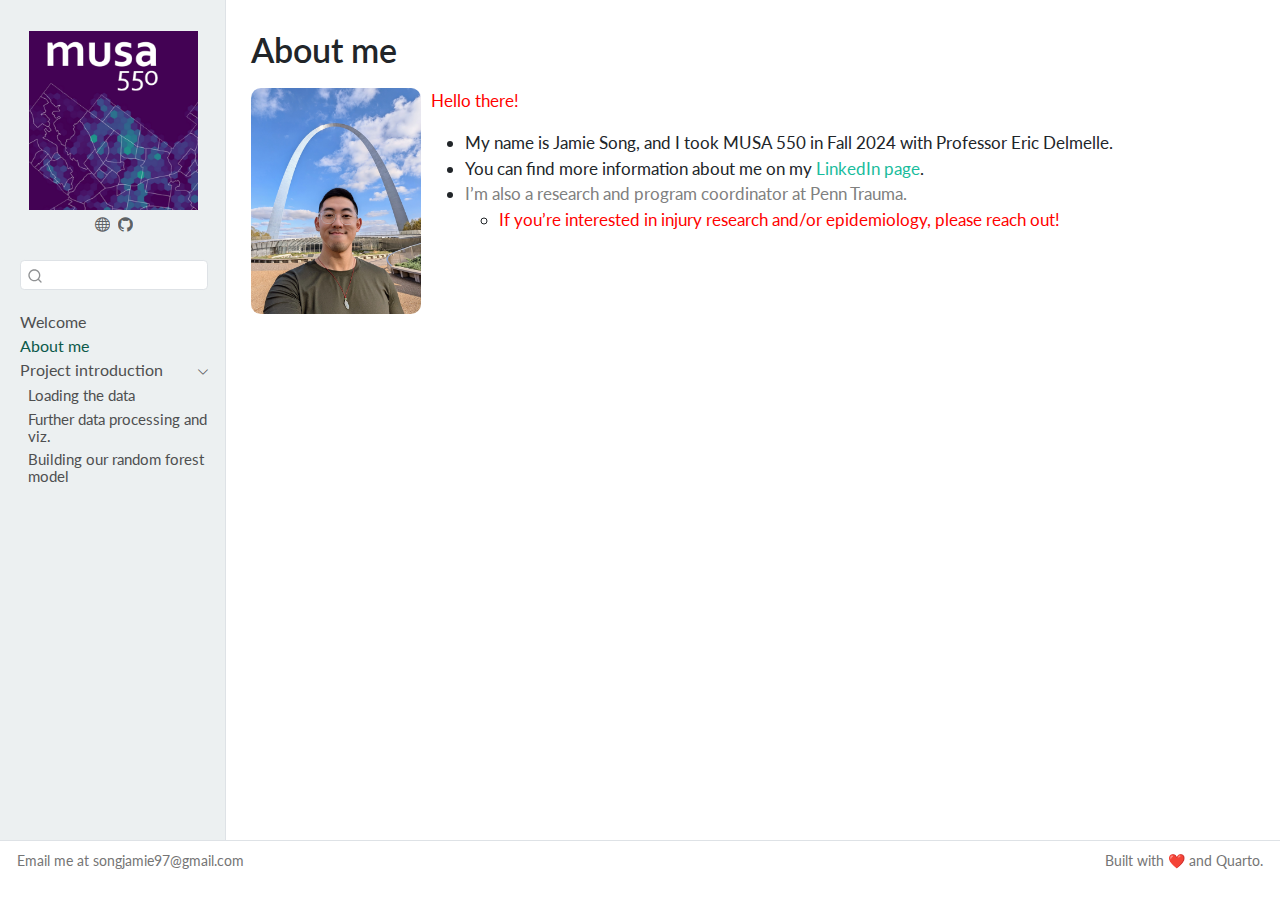
<file: docs/about.html>
<!DOCTYPE html>
<html xmlns="http://www.w3.org/1999/xhtml" lang="en" xml:lang="en"><head>

<meta charset="utf-8">
<meta name="generator" content="quarto-1.6.37">

<meta name="viewport" content="width=device-width, initial-scale=1.0, user-scalable=yes">


<title>About me – Non-motorist crash risk in Philadelphia</title>
<style>
code{white-space: pre-wrap;}
span.smallcaps{font-variant: small-caps;}
div.columns{display: flex; gap: min(4vw, 1.5em);}
div.column{flex: auto; overflow-x: auto;}
div.hanging-indent{margin-left: 1.5em; text-indent: -1.5em;}
ul.task-list{list-style: none;}
ul.task-list li input[type="checkbox"] {
  width: 0.8em;
  margin: 0 0.8em 0.2em -1em; /* quarto-specific, see https://github.com/quarto-dev/quarto-cli/issues/4556 */ 
  vertical-align: middle;
}
</style>


<script src="site_libs/quarto-nav/quarto-nav.js"></script>
<script src="site_libs/clipboard/clipboard.min.js"></script>
<script src="site_libs/quarto-search/autocomplete.umd.js"></script>
<script src="site_libs/quarto-search/fuse.min.js"></script>
<script src="site_libs/quarto-search/quarto-search.js"></script>
<meta name="quarto:offset" content="./">
<script src="site_libs/quarto-html/quarto.js"></script>
<script src="site_libs/quarto-html/popper.min.js"></script>
<script src="site_libs/quarto-html/tippy.umd.min.js"></script>
<script src="site_libs/quarto-html/anchor.min.js"></script>
<link href="site_libs/quarto-html/tippy.css" rel="stylesheet">
<link href="site_libs/quarto-html/quarto-syntax-highlighting-b5e3097ca6bab6260ed4ce2e73d47aae.css" rel="stylesheet" id="quarto-text-highlighting-styles">
<script src="site_libs/bootstrap/bootstrap.min.js"></script>
<link href="site_libs/bootstrap/bootstrap-icons.css" rel="stylesheet">
<link href="site_libs/bootstrap/bootstrap-a863f97f728463b978b0982ea2cf251b.min.css" rel="stylesheet" append-hash="true" id="quarto-bootstrap" data-mode="light">
<script id="quarto-search-options" type="application/json">{
  "location": "sidebar",
  "copy-button": false,
  "collapse-after": 3,
  "panel-placement": "start",
  "type": "textbox",
  "limit": 50,
  "keyboard-shortcut": [
    "f",
    "/",
    "s"
  ],
  "show-item-context": false,
  "language": {
    "search-no-results-text": "No results",
    "search-matching-documents-text": "matching documents",
    "search-copy-link-title": "Copy link to search",
    "search-hide-matches-text": "Hide additional matches",
    "search-more-match-text": "more match in this document",
    "search-more-matches-text": "more matches in this document",
    "search-clear-button-title": "Clear",
    "search-text-placeholder": "",
    "search-detached-cancel-button-title": "Cancel",
    "search-submit-button-title": "Submit",
    "search-label": "Search"
  }
}</script>


<link rel="stylesheet" href="styles.css">
</head>

<body class="nav-sidebar docked fullcontent">

<div id="quarto-search-results"></div>
  <header id="quarto-header" class="headroom fixed-top">
  <nav class="quarto-secondary-nav">
    <div class="container-fluid d-flex">
      <button type="button" class="quarto-btn-toggle btn" data-bs-toggle="collapse" role="button" data-bs-target=".quarto-sidebar-collapse-item" aria-controls="quarto-sidebar" aria-expanded="false" aria-label="Toggle sidebar navigation" onclick="if (window.quartoToggleHeadroom) { window.quartoToggleHeadroom(); }">
        <i class="bi bi-layout-text-sidebar-reverse"></i>
      </button>
        <nav class="quarto-page-breadcrumbs" aria-label="breadcrumb"><ol class="breadcrumb"><li class="breadcrumb-item"><a href="./about.html">About me</a></li></ol></nav>
        <a class="flex-grow-1" role="navigation" data-bs-toggle="collapse" data-bs-target=".quarto-sidebar-collapse-item" aria-controls="quarto-sidebar" aria-expanded="false" aria-label="Toggle sidebar navigation" onclick="if (window.quartoToggleHeadroom) { window.quartoToggleHeadroom(); }">      
        </a>
      <button type="button" class="btn quarto-search-button" aria-label="Search" onclick="window.quartoOpenSearch();">
        <i class="bi bi-search"></i>
      </button>
    </div>
  </nav>
</header>
<!-- content -->
<div id="quarto-content" class="quarto-container page-columns page-rows-contents page-layout-article">
<!-- sidebar -->
  <nav id="quarto-sidebar" class="sidebar collapse collapse-horizontal quarto-sidebar-collapse-item sidebar-navigation docked overflow-auto">
    <div class="pt-lg-2 mt-2 text-center sidebar-header">
      <a href="./index.html" class="sidebar-logo-link">
      <img src="./images/course-icon.png" alt="" class="sidebar-logo py-0 d-lg-inline d-none">
      </a>
      <div class="sidebar-tools-main">
    <a href="https://www.penninjuryscience.org/outreach/community-violence-intervention-hub/penn-trauma-violence-recovery-program/" title="My team ❤️" class="quarto-navigation-tool px-1" aria-label="My team ❤️"><i class="bi bi-globe"></i></a>
    <a href="https://github.com/frogzorz/" title="My Github" class="quarto-navigation-tool px-1" aria-label="My Github"><i class="bi bi-github"></i></a>
</div>
      </div>
        <div class="mt-2 flex-shrink-0 align-items-center">
        <div class="sidebar-search">
        <div id="quarto-search" class="" title="Search"></div>
        </div>
        </div>
    <div class="sidebar-menu-container"> 
    <ul class="list-unstyled mt-1">
        <li class="sidebar-item">
  <div class="sidebar-item-container"> 
  <a href="./index.html" class="sidebar-item-text sidebar-link">
 <span class="menu-text">Welcome</span></a>
  </div>
</li>
        <li class="sidebar-item">
  <div class="sidebar-item-container"> 
  <a href="./about.html" class="sidebar-item-text sidebar-link active">
 <span class="menu-text">About me</span></a>
  </div>
</li>
        <li class="sidebar-item sidebar-item-section">
      <div class="sidebar-item-container"> 
            <a href="./analysis/index.html" class="sidebar-item-text sidebar-link">
 <span class="menu-text">Project introduction</span></a>
          <a class="sidebar-item-toggle text-start" data-bs-toggle="collapse" data-bs-target="#quarto-sidebar-section-1" role="navigation" aria-expanded="true" aria-label="Toggle section">
            <i class="bi bi-chevron-right ms-2"></i>
          </a> 
      </div>
      <ul id="quarto-sidebar-section-1" class="collapse list-unstyled sidebar-section depth1 show">  
          <li class="sidebar-item">
  <div class="sidebar-item-container"> 
  <a href="./analysis/crash-data-download.html" class="sidebar-item-text sidebar-link">
 <span class="menu-text">Loading the data</span></a>
  </div>
</li>
          <li class="sidebar-item">
  <div class="sidebar-item-container"> 
  <a href="./analysis/data-processing.html" class="sidebar-item-text sidebar-link">
 <span class="menu-text">Further data processing and viz.</span></a>
  </div>
</li>
          <li class="sidebar-item">
  <div class="sidebar-item-container"> 
  <a href="./analysis/modeling.html" class="sidebar-item-text sidebar-link">
 <span class="menu-text">Building our random forest model</span></a>
  </div>
</li>
      </ul>
  </li>
    </ul>
    </div>
</nav>
<div id="quarto-sidebar-glass" class="quarto-sidebar-collapse-item" data-bs-toggle="collapse" data-bs-target=".quarto-sidebar-collapse-item"></div>
<!-- margin-sidebar -->
    
<!-- main -->
<main class="content" id="quarto-document-content">

<header id="title-block-header" class="quarto-title-block default">
<div class="quarto-title">
<h1 class="title">About me</h1>
</div>



<div class="quarto-title-meta">

    
  
    
  </div>
  


</header>


<div style="display: flex; gap: 10px; align-items: flex-start;">
<p><img src="images/jamie_stl.png" alt="Jamie's silly selfie in St. Louis" style="width: 170px; border-radius: 10px;"></p>
<div>
<p>
<span style="color:red">Hello there!</span>
</p>
<ul>
<li>My name is Jamie Song, and I took MUSA 550 in Fall 2024 with Professor Eric Delmelle.</li>
<li>You can find more information about me on my <a href="https://www.linkedin.com/in/songjamie/">LinkedIn page</a>.</li>
<li><span style="color:gray">I’m also a research and program coordinator at Penn Trauma.</span>
<ul>
<li><span style="color:red">If you’re interested in injury research and/or epidemiology, please reach out!</span></li>
</ul></li>
</ul>
</div>
</div>



</main> <!-- /main -->
<script id="quarto-html-after-body" type="application/javascript">
window.document.addEventListener("DOMContentLoaded", function (event) {
  const toggleBodyColorMode = (bsSheetEl) => {
    const mode = bsSheetEl.getAttribute("data-mode");
    const bodyEl = window.document.querySelector("body");
    if (mode === "dark") {
      bodyEl.classList.add("quarto-dark");
      bodyEl.classList.remove("quarto-light");
    } else {
      bodyEl.classList.add("quarto-light");
      bodyEl.classList.remove("quarto-dark");
    }
  }
  const toggleBodyColorPrimary = () => {
    const bsSheetEl = window.document.querySelector("link#quarto-bootstrap");
    if (bsSheetEl) {
      toggleBodyColorMode(bsSheetEl);
    }
  }
  toggleBodyColorPrimary();  
  const icon = "";
  const anchorJS = new window.AnchorJS();
  anchorJS.options = {
    placement: 'right',
    icon: icon
  };
  anchorJS.add('.anchored');
  const isCodeAnnotation = (el) => {
    for (const clz of el.classList) {
      if (clz.startsWith('code-annotation-')) {                     
        return true;
      }
    }
    return false;
  }
  const onCopySuccess = function(e) {
    // button target
    const button = e.trigger;
    // don't keep focus
    button.blur();
    // flash "checked"
    button.classList.add('code-copy-button-checked');
    var currentTitle = button.getAttribute("title");
    button.setAttribute("title", "Copied!");
    let tooltip;
    if (window.bootstrap) {
      button.setAttribute("data-bs-toggle", "tooltip");
      button.setAttribute("data-bs-placement", "left");
      button.setAttribute("data-bs-title", "Copied!");
      tooltip = new bootstrap.Tooltip(button, 
        { trigger: "manual", 
          customClass: "code-copy-button-tooltip",
          offset: [0, -8]});
      tooltip.show();    
    }
    setTimeout(function() {
      if (tooltip) {
        tooltip.hide();
        button.removeAttribute("data-bs-title");
        button.removeAttribute("data-bs-toggle");
        button.removeAttribute("data-bs-placement");
      }
      button.setAttribute("title", currentTitle);
      button.classList.remove('code-copy-button-checked');
    }, 1000);
    // clear code selection
    e.clearSelection();
  }
  const getTextToCopy = function(trigger) {
      const codeEl = trigger.previousElementSibling.cloneNode(true);
      for (const childEl of codeEl.children) {
        if (isCodeAnnotation(childEl)) {
          childEl.remove();
        }
      }
      return codeEl.innerText;
  }
  const clipboard = new window.ClipboardJS('.code-copy-button:not([data-in-quarto-modal])', {
    text: getTextToCopy
  });
  clipboard.on('success', onCopySuccess);
  if (window.document.getElementById('quarto-embedded-source-code-modal')) {
    const clipboardModal = new window.ClipboardJS('.code-copy-button[data-in-quarto-modal]', {
      text: getTextToCopy,
      container: window.document.getElementById('quarto-embedded-source-code-modal')
    });
    clipboardModal.on('success', onCopySuccess);
  }
    var localhostRegex = new RegExp(/^(?:http|https):\/\/localhost\:?[0-9]*\//);
    var mailtoRegex = new RegExp(/^mailto:/);
      var filterRegex = new RegExp('/' + window.location.host + '/');
    var isInternal = (href) => {
        return filterRegex.test(href) || localhostRegex.test(href) || mailtoRegex.test(href);
    }
    // Inspect non-navigation links and adorn them if external
 	var links = window.document.querySelectorAll('a[href]:not(.nav-link):not(.navbar-brand):not(.toc-action):not(.sidebar-link):not(.sidebar-item-toggle):not(.pagination-link):not(.no-external):not([aria-hidden]):not(.dropdown-item):not(.quarto-navigation-tool):not(.about-link)');
    for (var i=0; i<links.length; i++) {
      const link = links[i];
      if (!isInternal(link.href)) {
        // undo the damage that might have been done by quarto-nav.js in the case of
        // links that we want to consider external
        if (link.dataset.originalHref !== undefined) {
          link.href = link.dataset.originalHref;
        }
      }
    }
  function tippyHover(el, contentFn, onTriggerFn, onUntriggerFn) {
    const config = {
      allowHTML: true,
      maxWidth: 500,
      delay: 100,
      arrow: false,
      appendTo: function(el) {
          return el.parentElement;
      },
      interactive: true,
      interactiveBorder: 10,
      theme: 'quarto',
      placement: 'bottom-start',
    };
    if (contentFn) {
      config.content = contentFn;
    }
    if (onTriggerFn) {
      config.onTrigger = onTriggerFn;
    }
    if (onUntriggerFn) {
      config.onUntrigger = onUntriggerFn;
    }
    window.tippy(el, config); 
  }
  const noterefs = window.document.querySelectorAll('a[role="doc-noteref"]');
  for (var i=0; i<noterefs.length; i++) {
    const ref = noterefs[i];
    tippyHover(ref, function() {
      // use id or data attribute instead here
      let href = ref.getAttribute('data-footnote-href') || ref.getAttribute('href');
      try { href = new URL(href).hash; } catch {}
      const id = href.replace(/^#\/?/, "");
      const note = window.document.getElementById(id);
      if (note) {
        return note.innerHTML;
      } else {
        return "";
      }
    });
  }
  const xrefs = window.document.querySelectorAll('a.quarto-xref');
  const processXRef = (id, note) => {
    // Strip column container classes
    const stripColumnClz = (el) => {
      el.classList.remove("page-full", "page-columns");
      if (el.children) {
        for (const child of el.children) {
          stripColumnClz(child);
        }
      }
    }
    stripColumnClz(note)
    if (id === null || id.startsWith('sec-')) {
      // Special case sections, only their first couple elements
      const container = document.createElement("div");
      if (note.children && note.children.length > 2) {
        container.appendChild(note.children[0].cloneNode(true));
        for (let i = 1; i < note.children.length; i++) {
          const child = note.children[i];
          if (child.tagName === "P" && child.innerText === "") {
            continue;
          } else {
            container.appendChild(child.cloneNode(true));
            break;
          }
        }
        if (window.Quarto?.typesetMath) {
          window.Quarto.typesetMath(container);
        }
        return container.innerHTML
      } else {
        if (window.Quarto?.typesetMath) {
          window.Quarto.typesetMath(note);
        }
        return note.innerHTML;
      }
    } else {
      // Remove any anchor links if they are present
      const anchorLink = note.querySelector('a.anchorjs-link');
      if (anchorLink) {
        anchorLink.remove();
      }
      if (window.Quarto?.typesetMath) {
        window.Quarto.typesetMath(note);
      }
      if (note.classList.contains("callout")) {
        return note.outerHTML;
      } else {
        return note.innerHTML;
      }
    }
  }
  for (var i=0; i<xrefs.length; i++) {
    const xref = xrefs[i];
    tippyHover(xref, undefined, function(instance) {
      instance.disable();
      let url = xref.getAttribute('href');
      let hash = undefined; 
      if (url.startsWith('#')) {
        hash = url;
      } else {
        try { hash = new URL(url).hash; } catch {}
      }
      if (hash) {
        const id = hash.replace(/^#\/?/, "");
        const note = window.document.getElementById(id);
        if (note !== null) {
          try {
            const html = processXRef(id, note.cloneNode(true));
            instance.setContent(html);
          } finally {
            instance.enable();
            instance.show();
          }
        } else {
          // See if we can fetch this
          fetch(url.split('#')[0])
          .then(res => res.text())
          .then(html => {
            const parser = new DOMParser();
            const htmlDoc = parser.parseFromString(html, "text/html");
            const note = htmlDoc.getElementById(id);
            if (note !== null) {
              const html = processXRef(id, note);
              instance.setContent(html);
            } 
          }).finally(() => {
            instance.enable();
            instance.show();
          });
        }
      } else {
        // See if we can fetch a full url (with no hash to target)
        // This is a special case and we should probably do some content thinning / targeting
        fetch(url)
        .then(res => res.text())
        .then(html => {
          const parser = new DOMParser();
          const htmlDoc = parser.parseFromString(html, "text/html");
          const note = htmlDoc.querySelector('main.content');
          if (note !== null) {
            // This should only happen for chapter cross references
            // (since there is no id in the URL)
            // remove the first header
            if (note.children.length > 0 && note.children[0].tagName === "HEADER") {
              note.children[0].remove();
            }
            const html = processXRef(null, note);
            instance.setContent(html);
          } 
        }).finally(() => {
          instance.enable();
          instance.show();
        });
      }
    }, function(instance) {
    });
  }
      let selectedAnnoteEl;
      const selectorForAnnotation = ( cell, annotation) => {
        let cellAttr = 'data-code-cell="' + cell + '"';
        let lineAttr = 'data-code-annotation="' +  annotation + '"';
        const selector = 'span[' + cellAttr + '][' + lineAttr + ']';
        return selector;
      }
      const selectCodeLines = (annoteEl) => {
        const doc = window.document;
        const targetCell = annoteEl.getAttribute("data-target-cell");
        const targetAnnotation = annoteEl.getAttribute("data-target-annotation");
        const annoteSpan = window.document.querySelector(selectorForAnnotation(targetCell, targetAnnotation));
        const lines = annoteSpan.getAttribute("data-code-lines").split(",");
        const lineIds = lines.map((line) => {
          return targetCell + "-" + line;
        })
        let top = null;
        let height = null;
        let parent = null;
        if (lineIds.length > 0) {
            //compute the position of the single el (top and bottom and make a div)
            const el = window.document.getElementById(lineIds[0]);
            top = el.offsetTop;
            height = el.offsetHeight;
            parent = el.parentElement.parentElement;
          if (lineIds.length > 1) {
            const lastEl = window.document.getElementById(lineIds[lineIds.length - 1]);
            const bottom = lastEl.offsetTop + lastEl.offsetHeight;
            height = bottom - top;
          }
          if (top !== null && height !== null && parent !== null) {
            // cook up a div (if necessary) and position it 
            let div = window.document.getElementById("code-annotation-line-highlight");
            if (div === null) {
              div = window.document.createElement("div");
              div.setAttribute("id", "code-annotation-line-highlight");
              div.style.position = 'absolute';
              parent.appendChild(div);
            }
            div.style.top = top - 2 + "px";
            div.style.height = height + 4 + "px";
            div.style.left = 0;
            let gutterDiv = window.document.getElementById("code-annotation-line-highlight-gutter");
            if (gutterDiv === null) {
              gutterDiv = window.document.createElement("div");
              gutterDiv.setAttribute("id", "code-annotation-line-highlight-gutter");
              gutterDiv.style.position = 'absolute';
              const codeCell = window.document.getElementById(targetCell);
              const gutter = codeCell.querySelector('.code-annotation-gutter');
              gutter.appendChild(gutterDiv);
            }
            gutterDiv.style.top = top - 2 + "px";
            gutterDiv.style.height = height + 4 + "px";
          }
          selectedAnnoteEl = annoteEl;
        }
      };
      const unselectCodeLines = () => {
        const elementsIds = ["code-annotation-line-highlight", "code-annotation-line-highlight-gutter"];
        elementsIds.forEach((elId) => {
          const div = window.document.getElementById(elId);
          if (div) {
            div.remove();
          }
        });
        selectedAnnoteEl = undefined;
      };
        // Handle positioning of the toggle
    window.addEventListener(
      "resize",
      throttle(() => {
        elRect = undefined;
        if (selectedAnnoteEl) {
          selectCodeLines(selectedAnnoteEl);
        }
      }, 10)
    );
    function throttle(fn, ms) {
    let throttle = false;
    let timer;
      return (...args) => {
        if(!throttle) { // first call gets through
            fn.apply(this, args);
            throttle = true;
        } else { // all the others get throttled
            if(timer) clearTimeout(timer); // cancel #2
            timer = setTimeout(() => {
              fn.apply(this, args);
              timer = throttle = false;
            }, ms);
        }
      };
    }
      // Attach click handler to the DT
      const annoteDls = window.document.querySelectorAll('dt[data-target-cell]');
      for (const annoteDlNode of annoteDls) {
        annoteDlNode.addEventListener('click', (event) => {
          const clickedEl = event.target;
          if (clickedEl !== selectedAnnoteEl) {
            unselectCodeLines();
            const activeEl = window.document.querySelector('dt[data-target-cell].code-annotation-active');
            if (activeEl) {
              activeEl.classList.remove('code-annotation-active');
            }
            selectCodeLines(clickedEl);
            clickedEl.classList.add('code-annotation-active');
          } else {
            // Unselect the line
            unselectCodeLines();
            clickedEl.classList.remove('code-annotation-active');
          }
        });
      }
  const findCites = (el) => {
    const parentEl = el.parentElement;
    if (parentEl) {
      const cites = parentEl.dataset.cites;
      if (cites) {
        return {
          el,
          cites: cites.split(' ')
        };
      } else {
        return findCites(el.parentElement)
      }
    } else {
      return undefined;
    }
  };
  var bibliorefs = window.document.querySelectorAll('a[role="doc-biblioref"]');
  for (var i=0; i<bibliorefs.length; i++) {
    const ref = bibliorefs[i];
    const citeInfo = findCites(ref);
    if (citeInfo) {
      tippyHover(citeInfo.el, function() {
        var popup = window.document.createElement('div');
        citeInfo.cites.forEach(function(cite) {
          var citeDiv = window.document.createElement('div');
          citeDiv.classList.add('hanging-indent');
          citeDiv.classList.add('csl-entry');
          var biblioDiv = window.document.getElementById('ref-' + cite);
          if (biblioDiv) {
            citeDiv.innerHTML = biblioDiv.innerHTML;
          }
          popup.appendChild(citeDiv);
        });
        return popup.innerHTML;
      });
    }
  }
});
</script>
</div> <!-- /content -->
<footer class="footer">
  <div class="nav-footer">
    <div class="nav-footer-left">
<p>Email me at songjamie97@gmail.com</p>
</div>   
    <div class="nav-footer-center">
      &nbsp;
    </div>
    <div class="nav-footer-right">
<p>Built with ❤️ and <a href="https://quarto.org/">Quarto</a>.</p>
</div>
  </div>
</footer>




</body></html>
</file>
<file: docs/site_libs/quarto-html/tippy.css>
.tippy-box[data-animation=fade][data-state=hidden]{opacity:0}[data-tippy-root]{max-width:calc(100vw - 10px)}.tippy-box{position:relative;background-color:#333;color:#fff;border-radius:4px;font-size:14px;line-height:1.4;white-space:normal;outline:0;transition-property:transform,visibility,opacity}.tippy-box[data-placement^=top]>.tippy-arrow{bottom:0}.tippy-box[data-placement^=top]>.tippy-arrow:before{bottom:-7px;left:0;border-width:8px 8px 0;border-top-color:initial;transform-origin:center top}.tippy-box[data-placement^=bottom]>.tippy-arrow{top:0}.tippy-box[data-placement^=bottom]>.tippy-arrow:before{top:-7px;left:0;border-width:0 8px 8px;border-bottom-color:initial;transform-origin:center bottom}.tippy-box[data-placement^=left]>.tippy-arrow{right:0}.tippy-box[data-placement^=left]>.tippy-arrow:before{border-width:8px 0 8px 8px;border-left-color:initial;right:-7px;transform-origin:center left}.tippy-box[data-placement^=right]>.tippy-arrow{left:0}.tippy-box[data-placement^=right]>.tippy-arrow:before{left:-7px;border-width:8px 8px 8px 0;border-right-color:initial;transform-origin:center right}.tippy-box[data-inertia][data-state=visible]{transition-timing-function:cubic-bezier(.54,1.5,.38,1.11)}.tippy-arrow{width:16px;height:16px;color:#333}.tippy-arrow:before{content:"";position:absolute;border-color:transparent;border-style:solid}.tippy-content{position:relative;padding:5px 9px;z-index:1}
</file>
<file: docs/site_libs/quarto-html/quarto-syntax-highlighting-b5e3097ca6bab6260ed4ce2e73d47aae.css>
/* quarto syntax highlight colors */
:root {
  --quarto-hl-kw-color: #859900;
  --quarto-hl-fu-color: #268bd2;
  --quarto-hl-va-color: #268bd2;
  --quarto-hl-cf-color: #859900;
  --quarto-hl-op-color: #859900;
  --quarto-hl-bu-color: #cb4b16;
  --quarto-hl-ex-color: #268bd2;
  --quarto-hl-pp-color: #cb4b16;
  --quarto-hl-at-color: #268bd2;
  --quarto-hl-ch-color: #2aa198;
  --quarto-hl-sc-color: #dc322f;
  --quarto-hl-st-color: #2aa198;
  --quarto-hl-vs-color: #2aa198;
  --quarto-hl-ss-color: #dc322f;
  --quarto-hl-im-color: #2aa198;
  --quarto-hl-dt-color: #b58900;
  --quarto-hl-dv-color: #2aa198;
  --quarto-hl-bn-color: #2aa198;
  --quarto-hl-fl-color: #2aa198;
  --quarto-hl-cn-color: #2aa198;
  --quarto-hl-co-color: #93a1a1;
  --quarto-hl-do-color: #dc322f;
  --quarto-hl-an-color: #268bd2;
  --quarto-hl-cv-color: #2aa198;
  --quarto-hl-re-color: #268bd2;
  --quarto-hl-in-color: #b58900;
  --quarto-hl-wa-color: #cb4b16;
  --quarto-hl-al-color: #d33682;
  --quarto-hl-er-color: #dc322f;
}

/* other quarto variables */
:root {
  --quarto-font-monospace: SFMono-Regular, Menlo, Monaco, Consolas, "Liberation Mono", "Courier New", monospace;
}

pre > code.sourceCode > span {
  color: #657b83;
  font-style: inherit;
}

code span {
  color: #657b83;
  font-style: inherit;
}

code.sourceCode > span {
  color: #657b83;
  font-style: inherit;
}

div.sourceCode,
div.sourceCode pre.sourceCode {
  color: #657b83;
  font-style: inherit;
}

code span.kw {
  color: #859900;
  font-weight: bold;
}

code span.fu {
  color: #268bd2;
}

code span.va {
  color: #268bd2;
}

code span.cf {
  color: #859900;
  font-weight: bold;
}

code span.op {
  color: #859900;
}

code span.bu {
  color: #cb4b16;
}

code span.ex {
  color: #268bd2;
  font-weight: bold;
}

code span.pp {
  color: #cb4b16;
}

code span.at {
  color: #268bd2;
}

code span.ch {
  color: #2aa198;
}

code span.sc {
  color: #dc322f;
}

code span.st {
  color: #2aa198;
}

code span.vs {
  color: #2aa198;
}

code span.ss {
  color: #dc322f;
}

code span.im {
  color: #2aa198;
}

code span.dt {
  color: #b58900;
  font-weight: bold;
}

code span.dv {
  color: #2aa198;
}

code span.bn {
  color: #2aa198;
}

code span.fl {
  color: #2aa198;
}

code span.cn {
  color: #2aa198;
  font-weight: bold;
}

code span.co {
  color: #93a1a1;
  font-style: italic;
}

code span.do {
  color: #dc322f;
}

code span.an {
  color: #268bd2;
}

code span.cv {
  color: #2aa198;
}

code span.re {
  color: #268bd2;
  background-color: #eee8d5;
}

code span.in {
  color: #b58900;
}

code span.wa {
  color: #cb4b16;
}

code span.al {
  color: #d33682;
  font-weight: bold;
}

code span.er {
  color: #dc322f;
  text-decoration: underline;
}

.prevent-inlining {
  content: "</";
}

/*# sourceMappingURL=f5fc79ea2b1142636a999736ebd6da96.css.map */
</file>
<file: docs/styles.css>
/* css styles */
</file>
